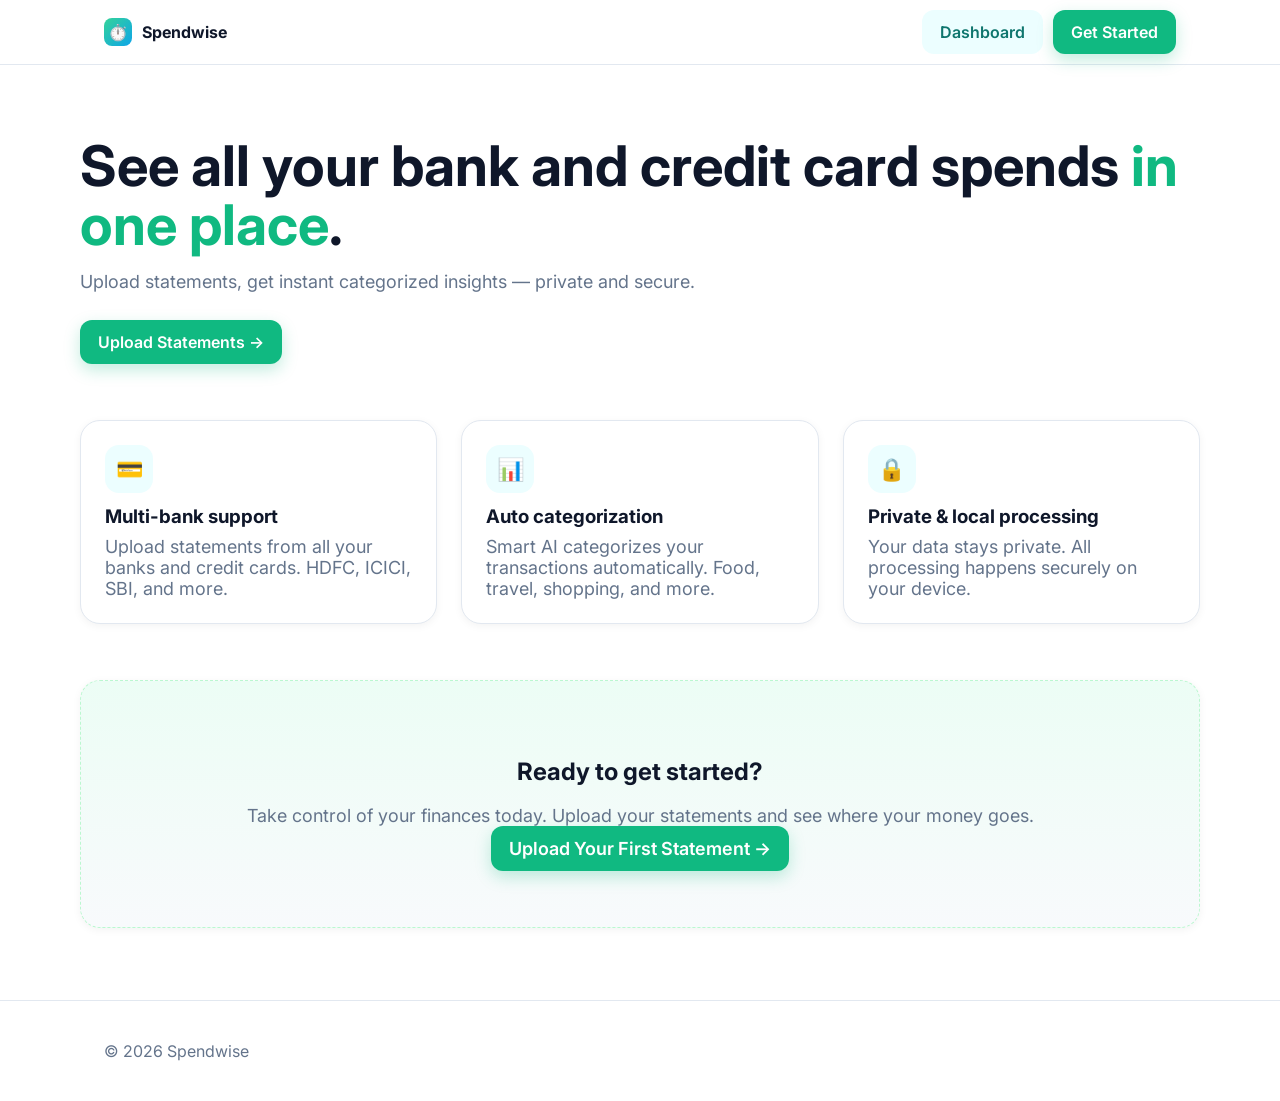
<file: index.html>
<!doctype html>
<html lang="en">
<head>
  <meta charset="utf-8" />
  <meta name="viewport" content="width=device-width, initial-scale=1" />
  <title>Spendwise — See all your spends in one place</title>
  <link rel="stylesheet" href="assets/styles.css" />
</head>
<body data-page="home">
  <nav class="nav">
    <div class="container nav-inner">
      <div class="brand">
        <span class="brand-icon">⏱️</span>
        <span>Spendwise</span>
      </div>
      <div style="display:flex;gap:10px">
        <a class="btn ghost" href="dashboard.html">Dashboard</a>
        <a class="btn" href="upload.html">Get Started</a>
      </div>
    </div>
  </nav>

  <main class="container hero">
    <h1>See all your bank and credit card spends <span style="color:var(--brand)">in one place</span>.</h1>
    <p>Upload statements, get instant categorized insights — private and secure.</p>
    <div class="cta">
      <a class="btn" href="upload.html">Upload Statements →</a>
    </div>

    <div class="section">
      <div class="grid grid-3">
        <div class="card">
          <div class="icon">💳</div>
          <h3>Multi-bank support</h3>
          <p>Upload statements from all your banks and credit cards. HDFC, ICICI, SBI, and more.</p>
        </div>
        <div class="card">
          <div class="icon">📊</div>
          <h3>Auto categorization</h3>
          <p>Smart AI categorizes your transactions automatically. Food, travel, shopping, and more.</p>
        </div>
        <div class="card">
          <div class="icon">🔒</div>
          <h3>Private & local processing</h3>
          <p>Your data stays private. All processing happens securely on your device.</p>
        </div>
      </div>
    </div>

    <section class="section banner card center">
      <h2>Ready to get started?</h2>
      <p>Take control of your finances today. Upload your statements and see where your money goes.</p>
      <p><a class="btn" href="upload.html">Upload Your First Statement →</a></p>
    </section>
  </main>

  <footer class="footer">
    <div class="container">© <span id="year"></span> Spendwise</div>
  </footer>

  <script>
    document.getElementById('year').textContent = new Date().getFullYear();
  </script>
</body>
</html>
</file>
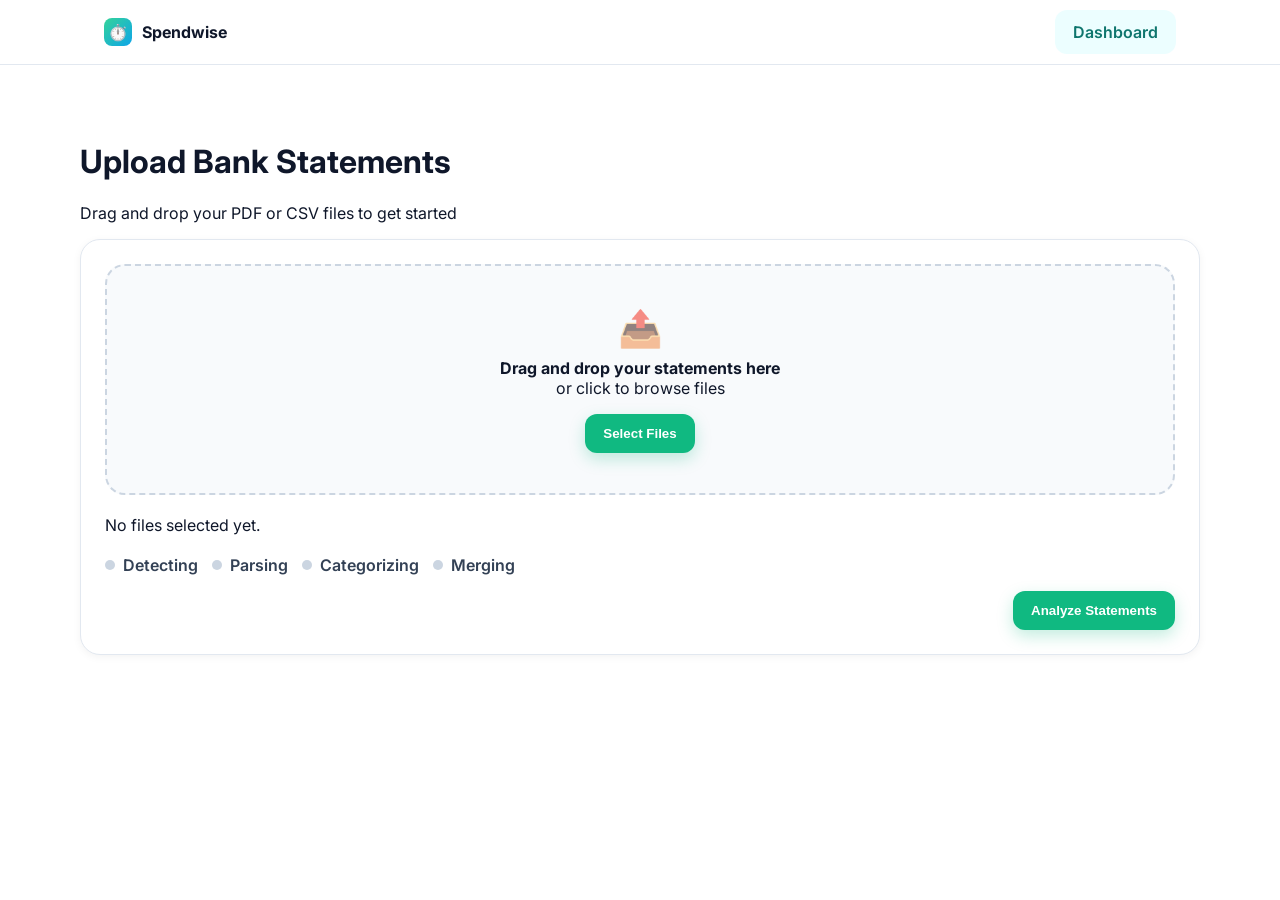
<file: upload.html>
<!doctype html>
<html lang="en">
<head>
  <meta charset="utf-8" />
  <meta name="viewport" content="width=device-width, initial-scale=1" />
  <title>Upload Bank Statements — Spendwise</title>
  <link rel="stylesheet" href="assets/styles.css" />
</head>
<body data-page="upload">
  <nav class="nav">
    <div class="container nav-inner">
      <div class="brand"><span class="brand-icon">⏱️</span><a href="index.html">Spendwise</a></div>
      <div style="display:flex;gap:10px">
        <a class="btn ghost" href="dashboard.html">Dashboard</a>
      </div>
    </div>
  </nav>

  <main class="container section">
    <h1>Upload Bank Statements</h1>
    <p class="muted">Drag and drop your PDF or CSV files to get started</p>

    <div class="card">
      <div class="dropzone" id="dropzone">
        <div>
          <div style="font-size:36px;opacity:.6">📤</div>
          <div style="font-weight:700;margin-top:8px">Drag and drop your statements here</div>
          <div class="muted">or click to browse files</div>
          <div style="margin-top:16px"><button class="btn" type="button">Select Files</button></div>
        </div>
      </div>
      <input id="fileInput" type="file" accept=".pdf,.csv" multiple hidden />

      <div class="file-list" id="fileList"></div>

      <div class="stepper">
        <div class="step"><div class="dot"></div><label>Detecting</label></div>
        <div class="step"><div class="dot"></div><label>Parsing</label></div>
        <div class="step"><div class="dot"></div><label>Categorizing</label></div>
        <div class="step"><div class="dot"></div><label>Merging</label></div>
      </div>

      <div style="display:flex;justify-content:flex-end;margin-top:16px">
        <button class="btn" id="analyzeBtn" disabled>Analyze Statements</button>
      </div>
    </div>
  </main>

  <script src="assets/app.js"></script>
  <script>
    // Wire dropzone root click to hidden input
    document.querySelector('.dropzone').addEventListener('click', ()=> document.getElementById('fileInput').click());
  </script>
</body>
</html>
</file>
<file: assets/styles.css>
@import url('https://fonts.googleapis.com/css2?family=Inter:wght@400;500;600;700;800&display=swap');

:root{
  --bg:#0b1324; /* not used but kept */
  --text:#0f172a;
  --muted:#64748b;
  --brand:#10b981;
  --brand-600:#059669;
  --card:#ffffff;
  --surface:#f8fafc;
  --ring: rgba(16,185,129,0.35);
  --border:#e2e8f0;
}

*{box-sizing:border-box}

html,body{
  padding:0;margin:0;
  font-family: Inter, ui-sans-serif, system-ui, -apple-system, 'Segoe UI', Roboto, 'Helvetica Neue', Arial, 'Noto Sans', 'Apple Color Emoji', 'Segoe UI Emoji';
  color:var(--text);
  background:#ffffff;
}

a{color:inherit;text-decoration:none}

.container{max-width:1120px;margin:0 auto;padding:0 24px}

.nav{
  position:sticky;top:0;z-index:10;
  background:#fff;border-bottom:1px solid var(--border);
}
.nav-inner{height:64px;display:flex;align-items:center;justify-content:space-between}
.brand{display:flex;align-items:center;gap:10px;font-weight:700}
.brand-icon{width:28px;height:28px;border-radius:8px;background:linear-gradient(135deg,#34d399,#0ea5e9);display:inline-flex;align-items:center;justify-content:center;color:#fff}

.btn{display:inline-flex;align-items:center;gap:8px;padding:12px 18px;border-radius:12px;background:var(--brand);color:#fff;font-weight:600;border:none;cursor:pointer;box-shadow:0 6px 16px rgba(16,185,129,0.25);transition:all .2s}
.btn:hover{background:var(--brand-600);transform:translateY(-1px)}
.btn.secondary{background:#0f172a;color:#fff;box-shadow:none}
.btn.ghost{background:#ecfeff;color:#0f766e;box-shadow:none}

.hero{padding:72px 0}
.hero h1{font-size:56px;line-height:1.05;margin:0 0 16px}
.hero p{font-size:18px;color:var(--muted);margin:0 0 28px}
.hero .cta{margin-top:8px}

.grid{display:grid;gap:24px}
.grid-3{grid-template-columns:repeat(3,minmax(0,1fr))}

.card{background:var(--card);border:1px solid var(--border);border-radius:20px;padding:24px;box-shadow:0 2px 8px rgba(2,6,23,0.05)}
.card h3{margin:12px 0 8px}
.card p{margin:0;color:var(--muted)}
.card .icon{height:48px;width:48px;border-radius:14px;display:inline-flex;align-items:center;justify-content:center;background:#ecfeff;color:#0f766e;font-size:22px}

.section{padding:56px 0}
.banner{background:linear-gradient(180deg,#ecfdf5,#f8fafc);border:1px dashed #bbf7d0}
.center{text-align:center}

.footer{padding:40px 0;color:var(--muted);border-top:1px solid var(--border)}

/* Upload */
.dropzone{border:2px dashed #cbd5e1;border-radius:20px;padding:40px;background:#f8fafc;display:flex;align-items:center;justify-content:center;min-height:220px;text-align:center}
.file-list{margin-top:20px}
.file-item{display:flex;align-items:center;justify-content:space-between;padding:12px 14px;border:1px solid var(--border);border-radius:12px;margin-bottom:10px;background:#fff}
.badge{display:inline-flex;align-items:center;gap:6px;background:#eff6ff;color:#1d4ed8;border:1px solid #bfdbfe;padding:4px 10px;border-radius:999px;font-size:12px;font-weight:600}

.stepper{display:flex;gap:14px;align-items:center;margin-top:20px}
.step{display:flex;align-items:center;gap:8px}
.dot{width:10px;height:10px;border-radius:999px;background:#cbd5e1}
.step.active .dot{background:var(--brand)}
.step.done .dot{background:#22c55e}
.step label{font-weight:600;color:#334155}

/* Dashboard */
.toolbar{display:flex;gap:12px;flex-wrap:wrap}
.select{padding:10px 12px;border-radius:10px;border:1px solid var(--border);background:#fff}
.stats{display:grid;grid-template-columns:repeat(4,minmax(0,1fr));gap:16px;margin-top:16px}
.stat{padding:18px;border-radius:16px;border:1px solid var(--border);background:#fff}
.stat .value{font-size:28px;font-weight:800}
.charts{display:grid;grid-template-columns:repeat(3,minmax(0,1fr));gap:16px;margin-top:16px}
.chart{height:320px;border:1px solid var(--border);border-radius:16px;background:#fff;padding:12px}
.table{width:100%;border-collapse:separate;border-spacing:0;margin-top:16px}
.table th,.table td{border-bottom:1px solid var(--border);padding:12px;text-align:left}
.table th{background:#f8fafc;color:#334155}
.table tr:hover td{background:#fafafa}

@media (max-width:960px){
  .hero h1{font-size:40px}
  .grid-3{grid-template-columns:1fr}
  .stats{grid-template-columns:1fr 1fr}
  .charts{grid-template-columns:1fr}
}
</file>
